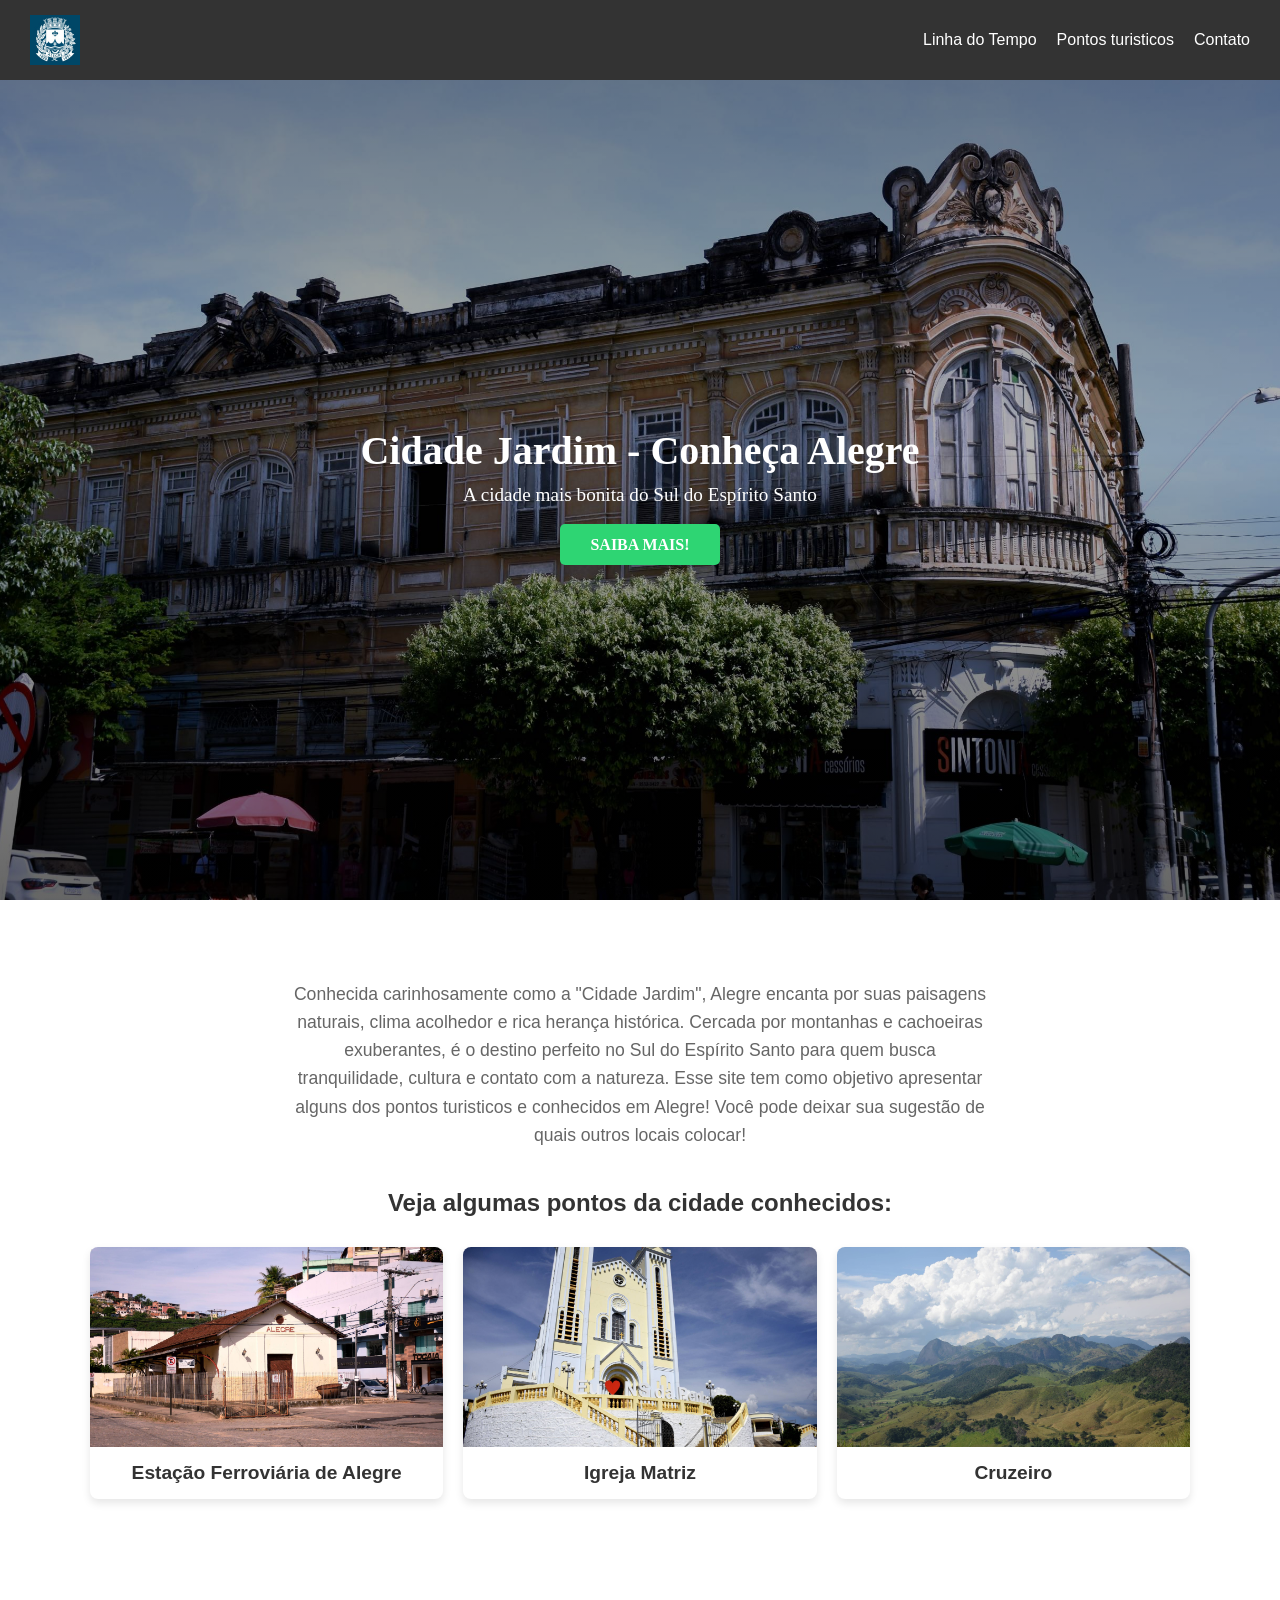
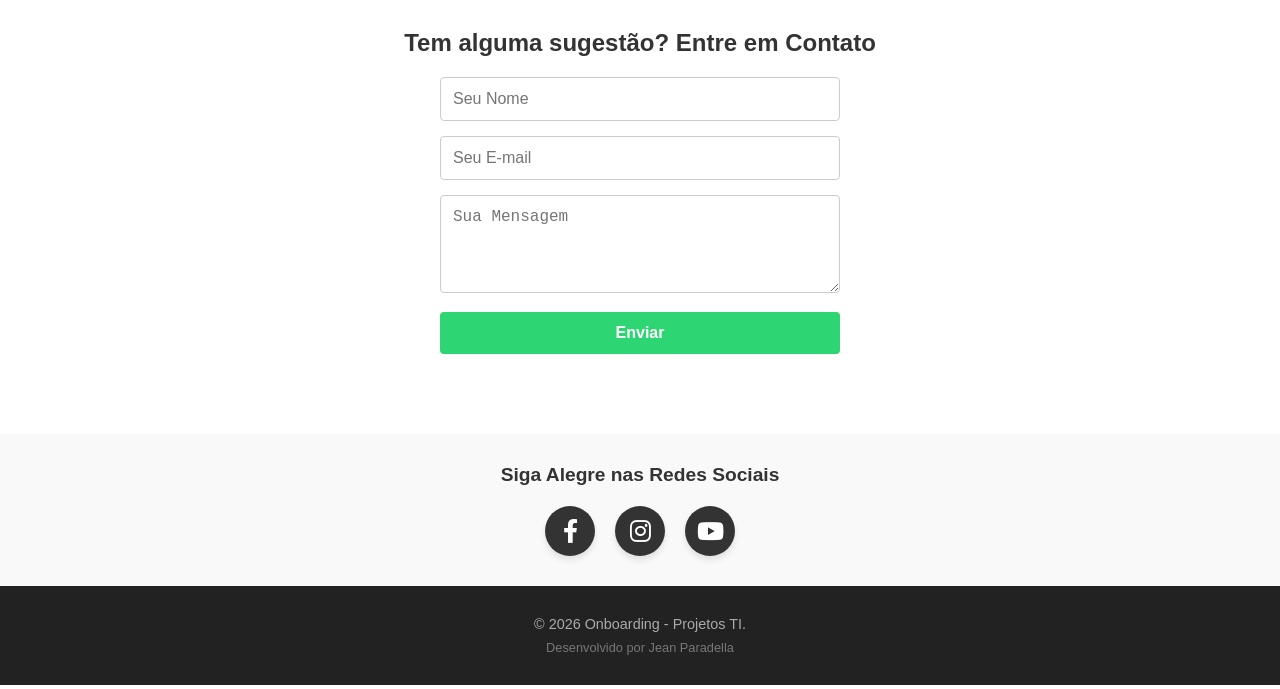
<file: index.html>
<!DOCTYPE html>
<html lang="pt-br">

<head>
    <meta charset="UTF-8">
    <meta name="viewport" content="width=device-width, initial-scale=1.0">
    <title>Cidade Jardim</title>
    <link rel="stylesheet" href="style.css">
    <link rel="shortcut icon" href="./img/prefeitura_municipal_de_alegre_logo.jfif" type="image/x-icon">
</head>

<body>

    <main>
        <section class="hero">

            <div class="herobanner">


                <header class="navbar">

                    <div class="logo">

                        <img src="./img/prefeitura_municipal_de_alegre_logo.jfif" alt="logo" srcset="">

                    </div>

                    <button class="menu-toggle" id="menu-toggle"> &#9776; </button>

                    <ul class="nav-links" id="nav-links">

                        
                        <li> <a href="./linhadotempo.html"> Linha do Tempo </a></li>
                        <li> <a href="#conteudo"> Pontos turisticos</a></li>
                        <li> <a href="#contato"> Contato </a></li>

                    </ul>

                </header>

                <nav class="hero-content">
                    <h1>Cidade Jardim - Conheça Alegre</h1>
                    <h2>A cidade mais bonita do Sul do Espírito Santo</h2>

                    <a href="#conteudo" class="btn-action">SAIBA MAIS!</a>
                </nav>

            </div>


        </section>

        <section id="conteudo" class="sobre">
            <div class="principal">


                <p class="texto-sobre">
                    Conhecida carinhosamente como a "Cidade Jardim", Alegre encanta por suas paisagens naturais, clima
                    acolhedor e rica herança histórica. Cercada por montanhas e cachoeiras exuberantes, é o destino
                    perfeito
                    no Sul do Espírito Santo para quem busca tranquilidade, cultura e contato com a natureza.

                    Esse site tem como objetivo apresentar alguns dos pontos turisticos e conhecidos em Alegre! Você
                    pode deixar sua sugestão de quais outros locais colocar!

                </p>


                <h2>Veja algumas pontos da cidade conhecidos:</h2>


                <div class="grid-fotos">


                    <a href="https://www.alegre.es.gov.br/a-cidade/historia-lenda/" class="card">
                        <img src="./img/DSC_5026-scaled.jpg" alt="Local 1 em Alegre">
                        <h3>Estação Ferroviária de Alegre</h3>
                    </a>


                    <a href="https://diocesecachoeiro.org.br/paroquias/paroquia-nossa-senhora-da-penha-3/" class="card">
                        <img src="./img/DSC_5189-scaled.jpg" alt="Local 2 em Alegre">
                        <h3>Igreja Matriz</h3>
                    </a>


                    <a href="https://www.alegre.es.gov.br/a-cidade/pontos-turisticos/" class="card">
                        <img src="./img/DSC_5285-scaled.jpg" alt="Local 3 em Alegre">
                        <h3>Cruzeiro</h3>
                    </a>

                </div>
            </div>
        </section>

        <section class="contato" id="contato">


            <h2>Tem alguma sugestão? Entre em Contato</h2>

            <form>
                <input type="text" placeholder="Seu Nome" required>
                <input type="email" placeholder="Seu E-mail" required>
                <textarea placeholder="Sua Mensagem" rows="4" required></textarea>
                <button type="button" id="btn-enviar">Enviar</button>
            </form>


            <p id="form-status" style="margin-top: 15px; font-weight: bold; font-family: sans-serif;"></p>

        </section>


        <link rel="stylesheet" href="https://cdnjs.cloudflare.com/ajax/libs/font-awesome/6.0.0/css/all.min.css">


        <section class="redes-sociais">
            <h3>Siga Alegre nas Redes Sociais</h3>
            <div class="social-links">

                <a href="https://www.facebook.com/alegre.es" target="_blank" rel="noopener noreferrer"
                    class="btn-social facebook" title="Facebook Oficial">
                    <i class="fab fa-facebook-f"></i>
                </a>

                <a href="https://www.instagram.com/prefeituradealegre/" target="_blank" rel="noopener noreferrer"
                    class="btn-social instagram" title="Instagram Oficial">
                    <i class="fab fa-instagram"></i>
                </a>

                <a href="https://www.youtube.com/@prefadealegre" target="_blank"
                    rel="noopener noreferrer" class="btn-social youtube" title="YouTube Oficial">
                    <i class="fab fa-youtube"></i>
                </a>

            </div>
        </section>


        <footer>
            <p>&copy; 2026 Onboarding - Projetos TI.</p>
            <p class="creditos">Desenvolvido por Jean Paradella</p>
        </footer>

    </main>


    <script src="script.js"></script>

</body>

</html>
</file>
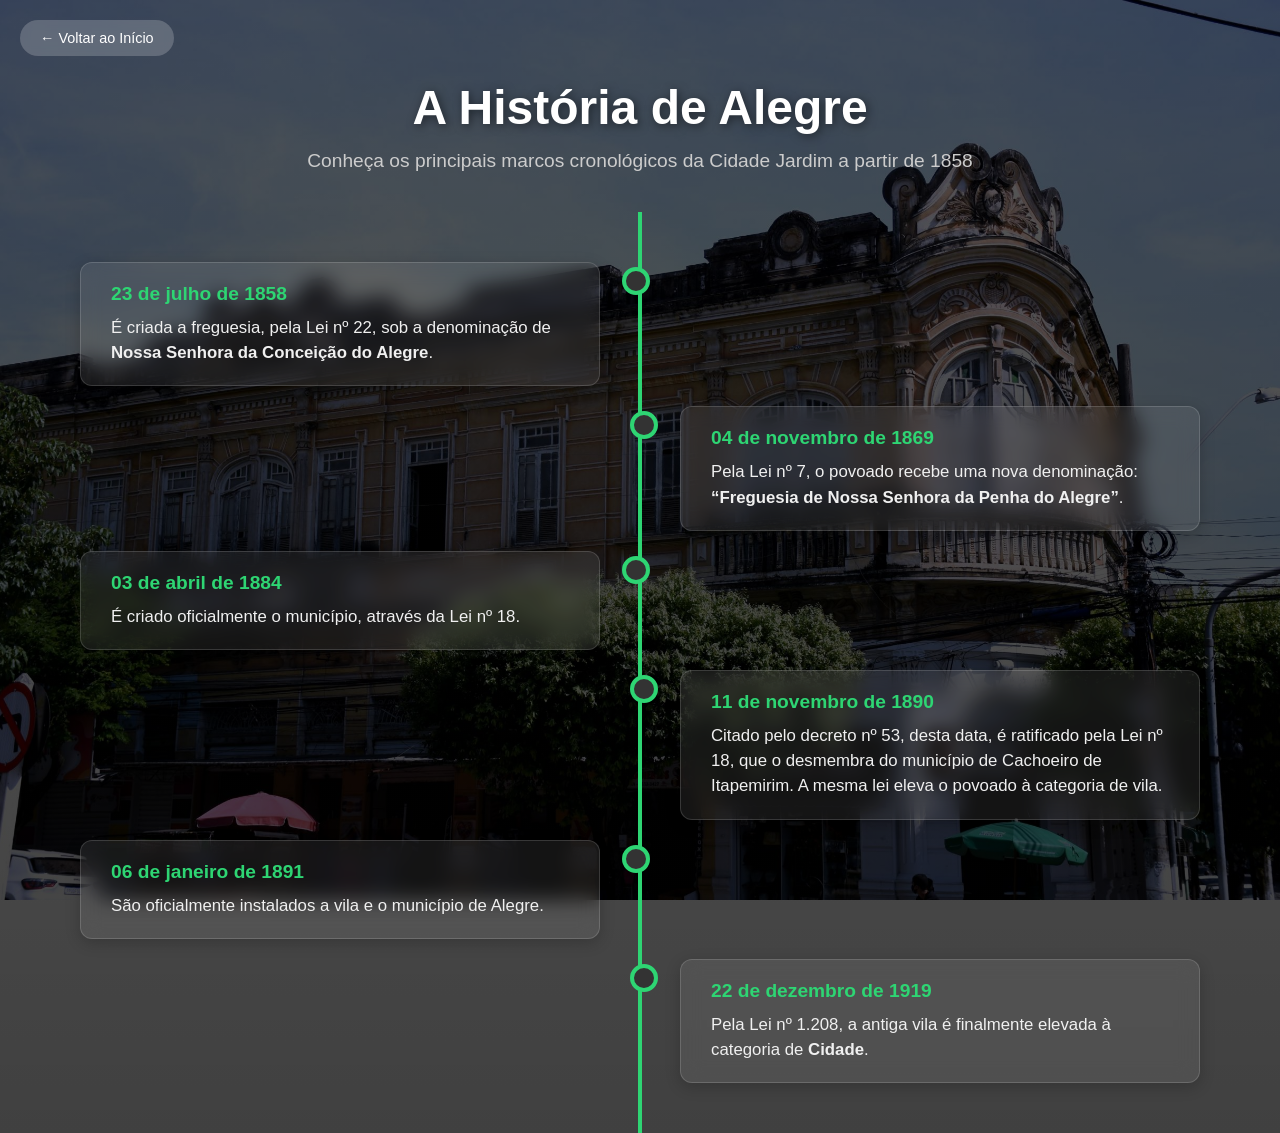
<file: linhadotempo.html>
<!DOCTYPE html>
<html lang="pt-br">
<head>
    <meta charset="UTF-8">
    <meta name="viewport" content="width=device-width, initial-scale=1.0">
    <title>Linha do Tempo - Alegre</title>
    <link rel="stylesheet" href="linha-tempo.css">
    <link rel="shortcut icon" href="./img/prefeitura_municipal_de_alegre_logo.jfif" type="image/x-icon">
</head>
<body>

    <a href="index.html" class="btn-voltar">&larr; Voltar ao Início</a>

    <main class="timeline-section">
        <header class="timeline-header">
            <h1>A História de Alegre</h1>
            <p>Conheça os principais marcos cronológicos da Cidade Jardim a partir de 1858</p>
        </header>

        <div class="timeline">
            <div class="timeline-container left">
                <div class="content">
                    <span class="date">23 de julho de 1858</span>
                    <p>É criada a freguesia, pela Lei nº 22, sob a denominação de <strong>Nossa Senhora da Conceição do Alegre</strong>.</p>
                </div>
            </div>

            <div class="timeline-container right">
                <div class="content">
                    <span class="date">04 de novembro de 1869</span>
                    <p>Pela Lei nº 7, o povoado recebe uma nova denominação: <strong>“Freguesia de Nossa Senhora da Penha do Alegre”</strong>.</p>
                </div>
            </div>

            <div class="timeline-container left">
                <div class="content">
                    <span class="date">03 de abril de 1884</span>
                    <p>É criado oficialmente o município, através da Lei nº 18.</p>
                </div>
            </div>

            <div class="timeline-container right">
                <div class="content">
                    <span class="date">11 de novembro de 1890</span>
                    <p>Citado pelo decreto nº 53, desta data, é ratificado pela Lei nº 18, que o desmembra do município de Cachoeiro de Itapemirim. A mesma lei eleva o povoado à categoria de vila.</p>
                </div>
            </div>

            <div class="timeline-container left">
                <div class="content">
                    <span class="date">06 de janeiro de 1891</span>
                    <p>São oficialmente instalados a vila e o município de Alegre.</p>
                </div>
            </div>

            <div class="timeline-container right">
                <div class="content">
                    <span class="date">22 de dezembro de 1919</span>
                    <p>Pela Lei nº 1.208, a antiga vila é finalmente elevada à categoria de <strong>Cidade</strong>.</p>
                </div>
            </div>
        </div>
    </main>

</body>
</html>
</file>
<file: style.css>
* {
  margin: 0;
  padding: 0;
  box-sizing: border-box;
}

html {

  scroll-behavior: smooth;

}

body {

  margin: 0;
}


.herobanner {

  background-image: linear-gradient(to bottom,
      rgba(0, 0, 0, 0.5) 0%,
      rgba(0, 0, 0, 0.3) 50%,
      rgba(0, 0, 0, 0.6) 100%), url(./img/img01.jpg);
  background-size: cover;
  background-position: center;
  height: 100vh;
  display: flex;
  flex-direction: column;
  justify-content: center;
  align-items: center;
  text-align: center;
  color: white;
  padding: 20px;
  box-sizing: border-box;
}

.logo img {
  height: 50px;        
  width: auto;        
  display: block;    
}

.navbar {

  display: flex;
  justify-content: space-between;
  align-items: center;
  padding: 15px 30px;
  background-color: #333;
  color: white;
  font-family: sans-serif;

  position: absolute;
  top: 0;
  left: 0;
  width: 100%;
  z-index: 1000;
  box-sizing: border-box;

}

.nav-links {

  display: flex;
  list-style: none;
  gap: 20px;
  margin: 0;
  padding: 0;
  justify-content: flex-end;

}

.nav-links a {

  color: white;
  text-decoration: none;
  font-size: 1rem;

}

.menu-toggle {

  display: none;
  background: none;
  border: none;
  color: white;
  font-size: 1.8rem;
  cursor: pointer;
}

.hero-content {

  margin-top: 80px;

}


@media (max-width: 768px) {
  .menu-toggle {
    display: block;
  }

  .nav-links {
    display: none;
    flex-direction: column;
    background-color: #333;
    width: 100%;
    position: absolute;
    top: 100%;
    left: 0;
    padding: 20px 30px;
    box-sizing: border-box;
    text-align: right;
    align-items: flex-end;
    gap: 15px;
  }

  .nav-links.ativo {
    display: flex;
  }
}



nav h1 {
  font-size: 2.5rem;
  margin-bottom: 10px;

}

nav h2 {
  font-size: 1.2rem;
  margin-bottom: 30px;
  font-weight: normal;

}


.btn-action {
  background-color: #2ed573;
  color: white;
  text-decoration: none;
  padding: 12px 30px;
  font-weight: bold;
  border-radius: 5px;
}

#conteudo {
  padding: 80px 20px;
  text-align: center;
  background-color: white;
  color: #333;
}



.sobre {
  padding: 60px 20px;
  text-align: center;
  font-family: sans-serif;
  background-color: #f9f9f9;
}

.sobre h2 {
  margin-bottom: 30px;
  color: #333;
}


.grid-fotos {
  display: grid;
  grid-template-columns: repeat(auto-fit, minmax(280px, 1fr));
  gap: 20px;
  max-width: 1100px;
  margin: 0 auto;
}


.card {
  background-color: white;
  border-radius: 8px;
  overflow: hidden;
  text-decoration: none;
  color: #333;
  box-shadow: 0 4px 8px rgba(0, 0, 0, 0.1);
  transition: transform 0.2s;
}


.card:hover {
  transform: translateY(-5px);
}


.card img {
  width: 100%;
  height: 200px;
  object-fit: cover;
  display: block;
}


.card h3 {
  margin: 15px 0;
  font-size: 1.2rem;
}

.texto-sobre {
  font-size: 1.1rem;
  line-height: 1.6;
  color: #666;
  max-width: 700px;
  margin: 0 auto 40px auto;
}

.contato {
  padding: 50px 20px;
  text-align: center;
  font-family: sans-serif;
}

.contato h2 {
  margin-bottom: 20px;
  color: #333;
}


.contato form {
  max-width: 400px;
  margin: 0 auto;
}


.contato input,
.contato textarea,
.contato button {
  width: 100%;
  padding: 12px;
  margin-bottom: 15px;
  box-sizing: border-box;
  font-size: 1rem;
  border-radius: 4px;
}

.contato input,
.contato textarea {
  border: 1px solid #ccc;
}


.contato button {
  background-color: #2ed573;
  color: white;
  border: none;
  font-weight: bold;
  cursor: pointer;
}

.contato button:hover {
  background-color: #26af5f;
}

.redes-sociais {
  text-align: center;
  padding: 30px 20px;
  background-color: #f9f9f9;
  font-family: sans-serif;
}

.redes-sociais h3 {
  font-size: 1.2rem;
  color: #333;
  margin-bottom: 20px;
}

.social-links {
  display: flex;
  justify-content: center;
  gap: 20px;
}


.btn-social {
  display: flex;
  justify-content: center;
  align-items: center;
  width: 50px;
  height: 50px;
  background-color: #333;
  color: white !important;
  border-radius: 50%;
  font-size: 1.5rem;
  text-decoration: none;
  box-shadow: 0 4px 6px rgba(0, 0, 0, 0.1);
  transition: all 0.3s ease;
}


.btn-social:hover {
  transform: translateY(-5px);
}


.btn-social.facebook:hover {
  background-color: #1877f2;
}

.btn-social.instagram:hover {

  background: linear-gradient(45deg, #f09433 0%, #e6683c 25%, #dc2743 50%, #cc2366 75%, #bc1888 100%);
}

.btn-social.youtube:hover {
  background-color: #ff0000;
}


footer {
  background-color: #222;
  color: #aaa;
  padding: 30px 20px;
  text-align: center;
  font-family: sans-serif;
  font-size: 0.9rem;
}


footer p {
  margin: 0;
}


footer .creditos {
  margin-top: 8px;
  font-size: 0.8rem;
  color: #777;
}




@media (max-width: 768px) {


  nav h1 {
    font-size: 1.8rem;
  }

  nav h2 {
    font-size: 1rem;
    margin-bottom: 20px;
  }


  nav {
    padding: 15px;
  }

  .sobre,
  .contato {
    padding: 40px 15px;
  }


  .sobre h2,
  .contato h2 {
    font-size: 1.5rem;
  }


  .texto-sobre {
    font-size: 1rem;
    margin-bottom: 25px;
  }


  .contato form {
    width: 100%;
    padding: 0 10px;
  }
}


@media (max-width: 480px) {
  nav h1 {
    font-size: 1.5rem;
  }

  .btn-action,
  .contato button {
    padding: 14px 20px;
    font-size: 0.95rem;
  }
}
</file>
<file: linha-tempo.css>
* {
  margin: 0;
  padding: 0;
  box-sizing: border-box;
}

body {
  font-family: sans-serif;
  color: white;
  background: linear-gradient(rgba(0, 0, 0, 0.65), rgba(0, 0, 0, 0.75)), 
              url('./img/img01.jpg') no-repeat center center fixed;
  background-size: cover;
}

.btn-voltar {
  position: fixed;
  top: 20px;
  left: 20px;
  background-color: rgba(255, 255, 255, 0.2);
  color: white;
  text-decoration: none;
  padding: 10px 20px;
  border-radius: 20px;
  font-size: 0.9rem;
  z-index: 2000;
  backdrop-filter: blur(5px);
  transition: background 0.3s;
}

.btn-voltar:hover {
  background-color: #2ed573;
}

.timeline-header {
  text-align: center;
  padding: 80px 20px 40px 20px;
}

.timeline-header h1 {
  font-size: 3rem;
  margin-bottom: 15px;
  text-shadow: 2px 2px 10px rgba(0,0,0,0.5);
}

.timeline-header p {
  font-size: 1.2rem;
  color: #ccc;
}


.timeline {
  position: relative;
  max-width: 1200px;
  margin: 0 auto;
  padding: 40px 0;
}


.timeline::after {
  content: '';
  position: absolute;
  width: 4px;
  background-color: #2ed573; 
  top: 0;
  bottom: 0;
  left: 50%;
  margin-left: -2px;
}


.timeline-container {
  padding: 10px 40px;
  position: relative;
  background-color: inherit;
  width: 50%;
}


.timeline-container::after {
  content: '';
  position: absolute;
  width: 20px;
  height: 20px;
  right: -10px;
  background-color: #333;
  border: 4px solid #2ed573;
  top: 15px;
  border-radius: 50%;
  z-index: 1;
}


.left {
  left: 0;
}

.right {
  left: 50%;
}


.right::after {
  left: -10px;
}


.content {
  padding: 20px 30px;
  background-color: rgba(255, 255, 255, 0.08);
  position: relative;
  border-radius: 12px;
  border: 1px solid rgba(255, 255, 255, 0.15);
  backdrop-filter: blur(10px);
  -webkit-backdrop-filter: blur(10px);
  box-shadow: 0 4px 15px rgba(0,0,0,0.2);
}


.date {
  display: block;
  font-weight: bold;
  color: #2ed573;
  font-size: 1.2rem;
  margin-bottom: 10px;
}

.content p {
  font-size: 1.05rem;
  line-height: 1.5;
  color: #f0f0f0;
}


@media (max-width: 768px) {

  .timeline::after {
    left: 31px;
  }


  .timeline-container {
    width: 100%;
    padding-left: 70px;
    padding-right: 25px;
  }


  .right {
    left: 0%;
  }

  .timeline-container::after {
    left: 21px;
  }
}
</file>
